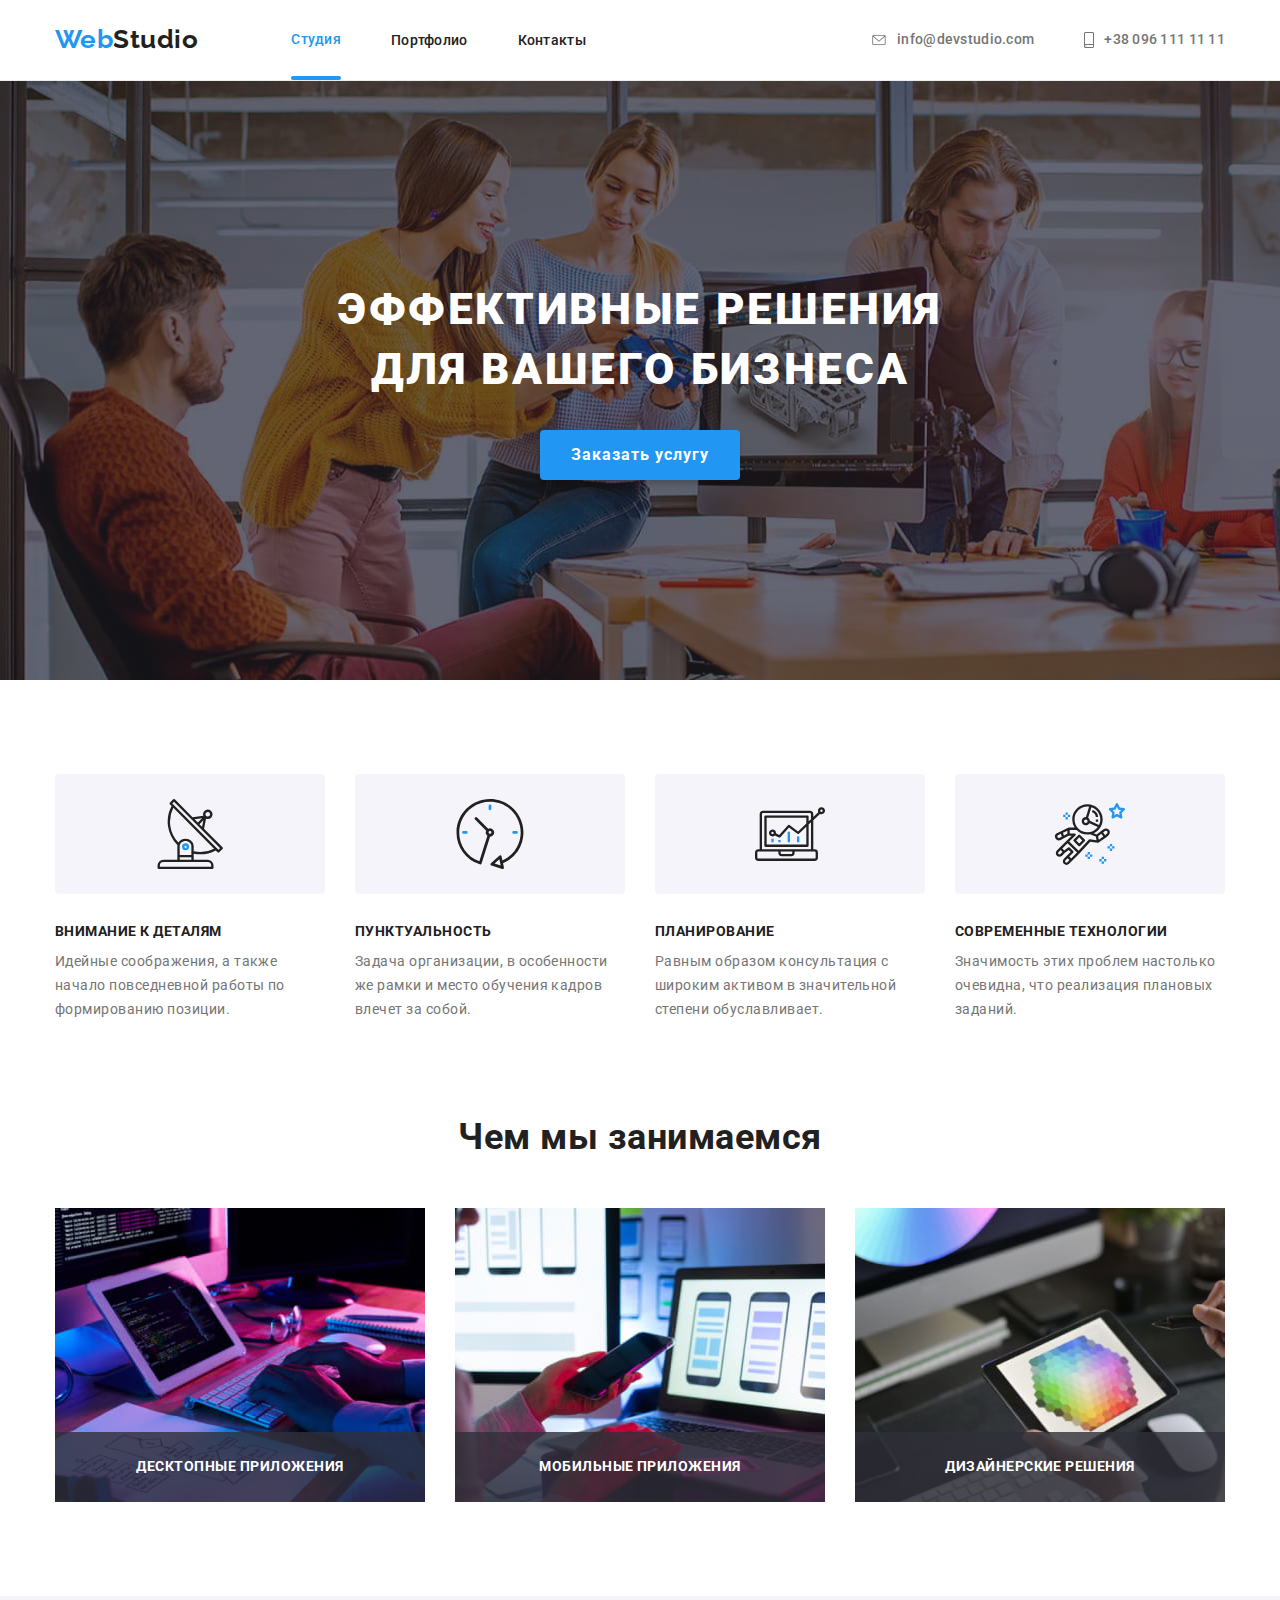
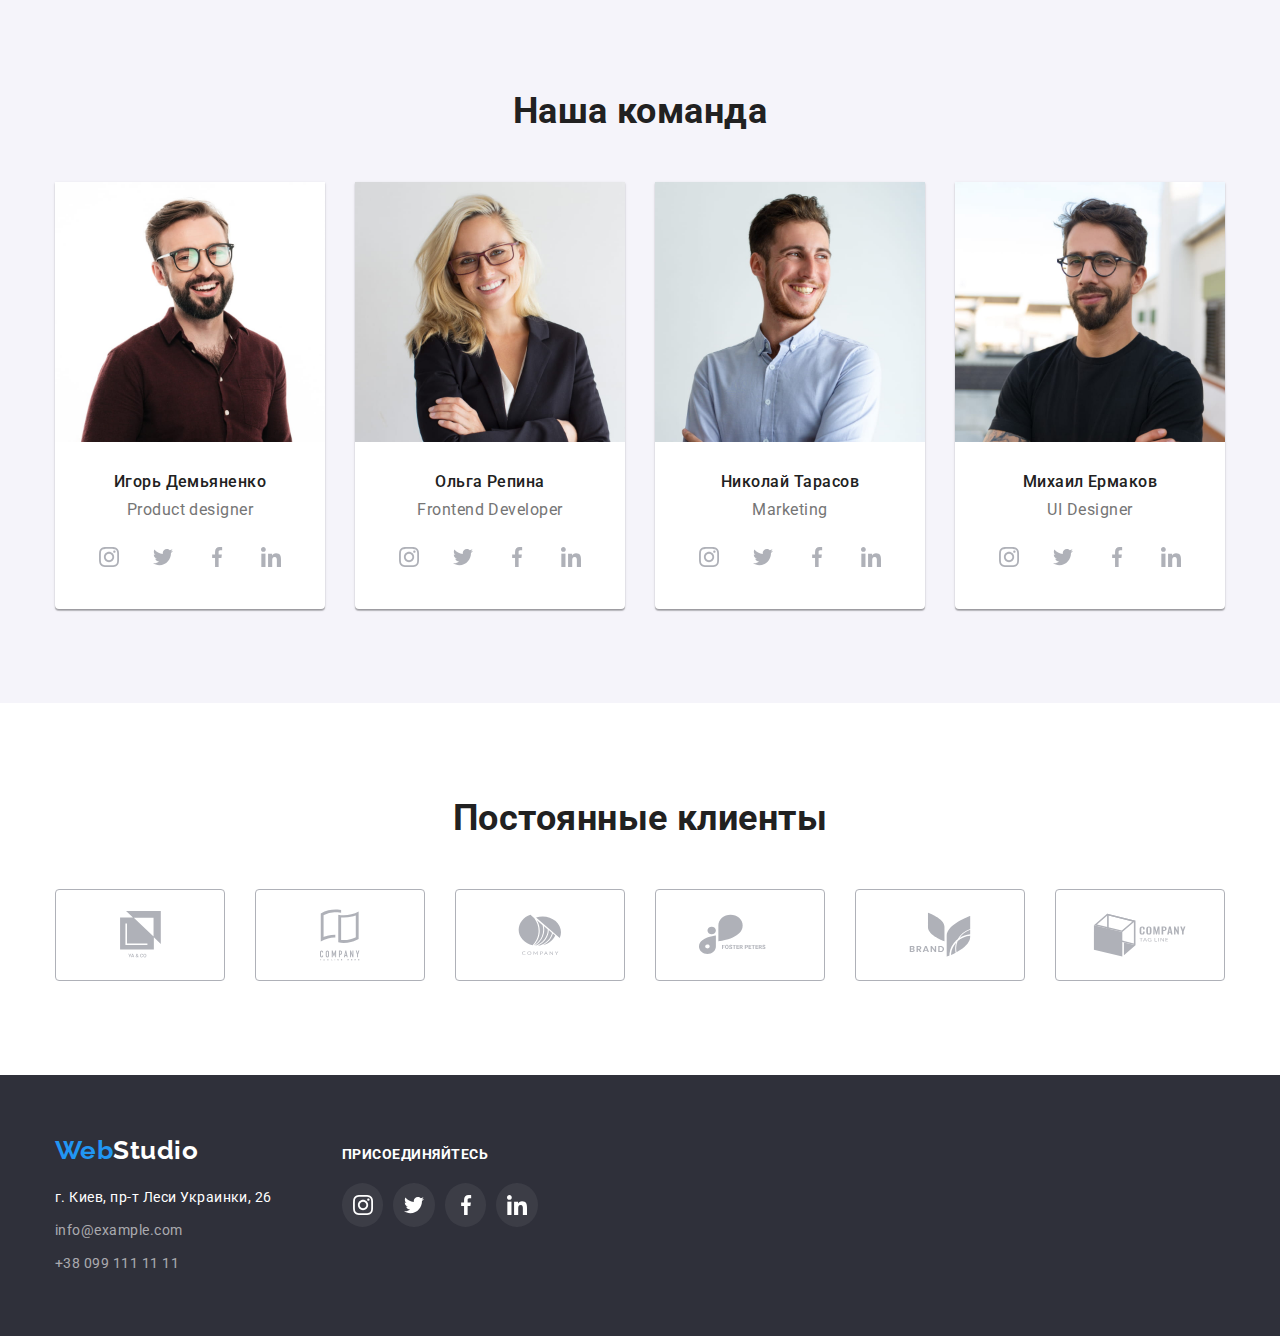
<file: index.html>
<!DOCTYPE html>
<html lang="ru">
  <head>
    <meta charset="UTF-8">
    <meta http-equiv="X-UA-Compatible" content="IE=edge">
    <meta name="viewport" content="width=device-width, initial-scale=1.0">
    <title>Web Studio</title>    
    <link rel="preconnect" href="https://fonts.googleapis.com">
    <link rel="preconnect" href="https://fonts.gstatic.com" crossorigin>
    <link
      href="https://fonts.googleapis.com/css2?family=Raleway:wght@700&family=Roboto:wght@400;500;700;900&display=swap"
      rel="stylesheet">
    <link rel="stylesheet" href="https://cdnjs.cloudflare.com/ajax/libs/modern-normalize/1.1.0/modern-normalize.min.css">
    <link rel="stylesheet" href="./css/styles.css">

  </head>

  <body>
    <!-- Header -->

    <header class="header">
      <div class="container">
        <div class="header-menu">
          <a class="logo link" href="./index.html"><span class="logo-accent">Web</span>Studio</a>
          <nav class="navigation">
            <ul class="list">
              <li><a class="nav-link current link" href="./index.html">Студия</a></li>
              <li><a class="nav-link link" href="./portfolio.html">Портфолио</a></li>
              <li><a class="nav-link link" href="">Контакты</a></li>
            </ul>
          </nav>
        </div>
      
          <ul class="list header-contacts">
            <li><a class="contacts link" href="mailto:info@devstudio.com"><svg class="icon" width="16" height="10">
              <use href="./images/sprite.svg#icon-envelope"></use>
            </svg>info@devstudio.com</a></li>
            <li><a class="contacts link" href="tel:+380961111111"><svg class="icon" width="10" height="16">
              <use href="./images/sprite.svg#icon-smartphone"></use>
            </svg>+38 096 111 11 11</a></li>
          </ul>
      </div>
    </header>

    <!-- Main -->

    <main>
      <!-- Блок-герой -->

      <div class="hero">
        <section>
          <h1 class="page-title">
            Эффективные решения <br>
            для вашего бизнеса
          </h1>

          <button class="button" type="button" data-modal-open>Заказать услугу</button>
        </section>
      </div>

      <!-- Наши преимущества -->

      <section class="section features">
        <div class="container"><h2 class="hidden">Наши преимущества</h2>
        
        <ul class="list">
          <li>
            <div class="icon-wrap">
              <svg class="icon" width="70" height="70">
                <use href="./images/sprite.svg#icon-attention-to-detail"></use>
              </svg>
            </div>
            <h3 class="subtitle">Внимание к деталям</h3>
            <p class="text">
              Идейные соображения, а также начало повседневной работы по формированию позиции.
            </p>
          </li>
        
          <li>
            <div class="icon-wrap">
              <svg class="icon" width="70" height="70">
                <use href="./images/sprite.svg#icon-punctuality"></use>
              </svg>
            </div>
            <h3 class="subtitle">Пунктуальность</h3>
            <p class="text">
              Задача организации, в особенности же рамки и место обучения кадров влечет за собой.
            </p>
          </li>
        
          <li>
            <div class="icon-wrap">
              <svg class="icon" width="70" height="70">
                <use href="./images/sprite.svg#icon-planning"></use>
              </svg>
            </div>
            <h3 class="subtitle">Планирование</h3>
            <p class="text">
              Равным образом консультация с широким активом в значительной степени обуславливает.
            </p>
          </li>
        
          <li>
            <div class="icon-wrap">
              <svg class="icon" width="70" height="70">
                <use href="./images/sprite.svg#icon-technologies"></use>
              </svg>
            </div>
            <h3 class="subtitle">Современные технологии</h3>
            <p class="text">
              Значимость этих проблем настолько очевидна, что реализация плановых заданий.
            </p>
          </li>
        </ul></div>
      </section>

      <!-- Чем мы занимаемся -->

      <section class="section specialization">
        <div class="container">
            <h2 class="section-title">Чем мы занимаемся</h2>
          
          <ul class="list">
            <li class="specialization-card">
              <div class="specialization-thumb">
                <img src="./images/web-development.jpg" alt="Разработка веб-сайтов. Рабочий стол с ПК, планшетом и блок-схемой."
                  width="370">
                  <div class="specialization-label">Десктопные приложения</div>
              </div>
            </li>
          
            <li class="specialization-card">
              <div class="specialization-thumb">
                <img src="./images/mobile-app-development.jpg"
                  alt="Разработка веб-сайтов и приложений для мобильных устройств. Смартфон и различные макеты мобильных версий сайта на ПК."
                  width="370">
                  <div class="specialization-label">Мобильные приложения</div>
              </div>
            </li>
          
            <li class="specialization-card">
              <div class="specialization-thumb">
                <img src="./images/design.jpg" alt="Дизайн. Выбор цвета из спектра на экране планшета." width="370">
                <div class="specialization-label">Дизайнерские решения</div>
              </div>
            </li>
          </ul>
        </div>
      </section>

      <!-- Наша команда -->

      <section class="section staff">
        <div class="container">
          <h2 class="section-title">Наша команда</h2>
          
          <ul class="list">
            <li class="staff-card">
              <img src="./images/team1.jpg" alt="фотография Игоря Демьяненко" width="270">
              <div class="staff-txt">
                <h3 class="subtitle">Игорь Демьяненко</h3>
                <p lang="en">Product designer</p>
              </div>
              <ul class="social-networks list">
                <li>
                  <a href="" class="social">
                    <svg class="icon" width="20" height="20">
                      <use href="./images/sprite.svg#icon-instagram"></use>
                    </svg>
                  </a>
                </li>
                <li>
                  <a href="" class="social">
                    <svg class="icon" width="20" height="20">
                      <use href="./images/sprite.svg#icon-twitter"></use>
                    </svg>
                  </a>
                </li>
                <li>
                  <a href="" class="social">
                    <svg class="icon" width="20" height="20">
                      <use href="./images/sprite.svg#icon-facebook"></use>
                    </svg>
                  </a>
                </li>
                <li>
                  <a href="" class="social">
                    <svg class="icon" width="20" height="20">
                      <use href="./images/sprite.svg#icon-linkedin"></use>
                    </svg>
                  </a>
                </li>
              </ul>
            </li>
          
            <li class="staff-card">
              <img src="./images/team2.jpg" alt="фотография Ольги Репиной" width="270">
              <div class="staff-txt">
                <h3 class="subtitle">Ольга Репина</h3>
                <p lang="en">Frontend Developer</p>
              </div>
                <ul class="social-networks list">
                <li>
                  <a href="" class="social">
                    <svg class="icon" width="20" height="20">
                      <use href="./images/sprite.svg#icon-instagram"></use>
                    </svg>
                  </a>
                </li>
                <li>
                  <a href="" class="social">
                    <svg class="icon" width="20" height="20">
                      <use href="./images/sprite.svg#icon-twitter"></use>
                    </svg>
                  </a>
                </li>
                <li>
                  <a href="" class="social">
                    <svg class="icon" width="20" height="20">
                      <use href="./images/sprite.svg#icon-facebook"></use>
                    </svg>
                  </a>
                </li>
                <li>
                  <a href="" class="social">
                    <svg class="icon" width="20" height="20">
                      <use href="./images/sprite.svg#icon-linkedin"></use>
                    </svg>
                  </a>
                </li>
              </ul>
            </li>
          
            <li class="staff-card">
              <img src="./images/team3.jpg" alt="фотография Николая Тарасова" width="270">
              <div class="staff-txt">
                <h3 class="subtitle">Николай Тарасов</h3>
                <p lang="en">Marketing</p>
              </div>
              <ul class="social-networks list">
                <li>
                  <a href="" class="social">
                    <svg class="icon" width="20" height="20">
                      <use href="./images/sprite.svg#icon-instagram"></use>
                    </svg>
                  </a>
                </li>
                <li>
                  <a href="" class="social">
                    <svg class="icon" width="20" height="20">
                      <use href="./images/sprite.svg#icon-twitter"></use>
                    </svg>
                  </a>
                </li>
                <li>
                  <a href="" class="social">
                    <svg class="icon" width="20" height="20">
                      <use href="./images/sprite.svg#icon-facebook"></use>
                    </svg>
                  </a>
                </li>
                <li>
                  <a href="" class="social">
                    <svg class="icon" width="20" height="20">
                      <use href="./images/sprite.svg#icon-linkedin"></use>
                    </svg>
                  </a>
                </li>
              </ul>
            </li>
          
            <li class="staff-card">
              <img src="./images/team4.jpg" alt="фотография Михаила Ермакова" width="270">
              <div class="staff-txt">
                <h3 class="subtitle">Михаил Ермаков</h3>
                <p lang="en">UI Designer</p>
              </div>
              <ul class="social-networks list">
                <li>
                  <a href="" class="social">
                    <svg class="icon" width="20" height="20">
                      <use href="./images/sprite.svg#icon-instagram"></use>
                    </svg>
                  </a>
                </li>
                <li>
                  <a href="" class="social">
                    <svg class="icon" width="20" height="20">
                      <use href="./images/sprite.svg#icon-twitter"></use>
                    </svg>
                  </a>
                </li>
                <li>
                  <a href="" class="social">
                    <svg class="icon" width="20" height="20">
                      <use href="./images/sprite.svg#icon-facebook"></use>
                    </svg>
                  </a>
                </li>
                <li>
                  <a href="" class="social">
                    <svg class="icon" width="20" height="20">
                      <use href="./images/sprite.svg#icon-linkedin"></use>
                    </svg>
                  </a>
                </li>
              </ul>
            </li>
          </ul>
        </div>
      </section>
      <section class="section clients">
        <div class="container">
          <h2 class="section-title">Постоянные клиенты</h2>
          <ul class="list">
            <li class="client-card">
              <a href="" class="client-link">
                <svg class="client-logo" width="41" height="46.7">
                  <use href="./images/sprite.svg#icon-client-logo-1"></use>
                </svg>
              </a>
            </li>
            <li class="client-card">
              <a href="" class="client-link">
                <svg class="client-logo" width="40" height="52">
                  <use href="./images/sprite.svg#icon-client-logo-2" ></use>
                </svg>
              </a>
            </li>
            <li class="client-card">
              <a href="" class="client-link">
                <svg class="client-logo" width="43.46" height="41.18">
                  <use href="./images/sprite.svg#icon-client-logo-3"></use>
                </svg>
              </a>
            </li>
            <li class="client-card">
              <a href="" class="client-link">
                <svg class="client-logo" width="84.44" height="40.62">
                  <use href="./images/sprite.svg#icon-client-logo-4"></use>
                </svg>
              </a>
            </li>
            <li class="client-card">
              <a href="" class="client-link">
                <svg class="client-logo" width="62.54" height="45.43">
                  <use href="./images/sprite.svg#icon-client-logo-5"></use>
                </svg>
              </a>
            </li>
            <li class="client-card">
              <a href="" class="client-link">
                <svg class="client-logo" width="93.79" height="43.93">
                  <use href="./images/sprite.svg#icon-client-logo-6"></use>
                </svg>
              </a>
            </li>
          </ul>
        </div>
      </section>
    </main>

    <!-- Footer -->

    <footer class="footer">
      <div class="container">
        <div class="address-wrap">
          <a class="logo link" href="./index.html"><span class="logo-accent">Web</span>Studio</a>
          
          <address class="address">
            г. Киев, пр-т Леси Украинки, 26 <br>
            <a class="contacts link" href="mailto:info@example.com">info@example.com</a><br>
            <a class="contacts link" href="tel:+380991111111">+38 099 111 11 11</a>
          </address>
        </div>
        <div class="join-wrap">
          <p class="subtitle">Присоединяйтесь</p>
          <ul class="social-networks list">
            <li>
              <a href="" class="social">
                <svg class="icon" width="20" height="20">
                  <use href="./images/sprite.svg#icon-instagram"></use>
                </svg>
              </a>
            </li>
            <li>
              <a href="" class="social">
                <svg class="icon" width="20" height="20">
                  <use href="./images/sprite.svg#icon-twitter"></use>
                </svg>
              </a>
            </li>
            <li>
              <a href="" class="social">
                <svg class="icon" width="20" height="20">
                  <use href="./images/sprite.svg#icon-facebook"></use>
                </svg>
              </a>
            </li>
            <li>
              <a href="" class="social">
                <svg class="icon" width="20" height="20">
                  <use href="./images/sprite.svg#icon-linkedin"></use>
                </svg>
              </a>
            </li>
          </ul>
        </div>
      </div>
    </footer>

    <!-- Modal -->

    <div class="backdrop is-hidden" data-modal>
      <div class="modal"><button class="button" type="button" data-modal-close><svg class="icon icon-close-modal" width="18" height="18">
        <use href="./images/sprite.svg#icon-close-modal"></use>
      </svg></button></div>
    </div>

    <!-- Script -->

    <script src="./js/modal.js"></script>
  </body>
</html>
</file>
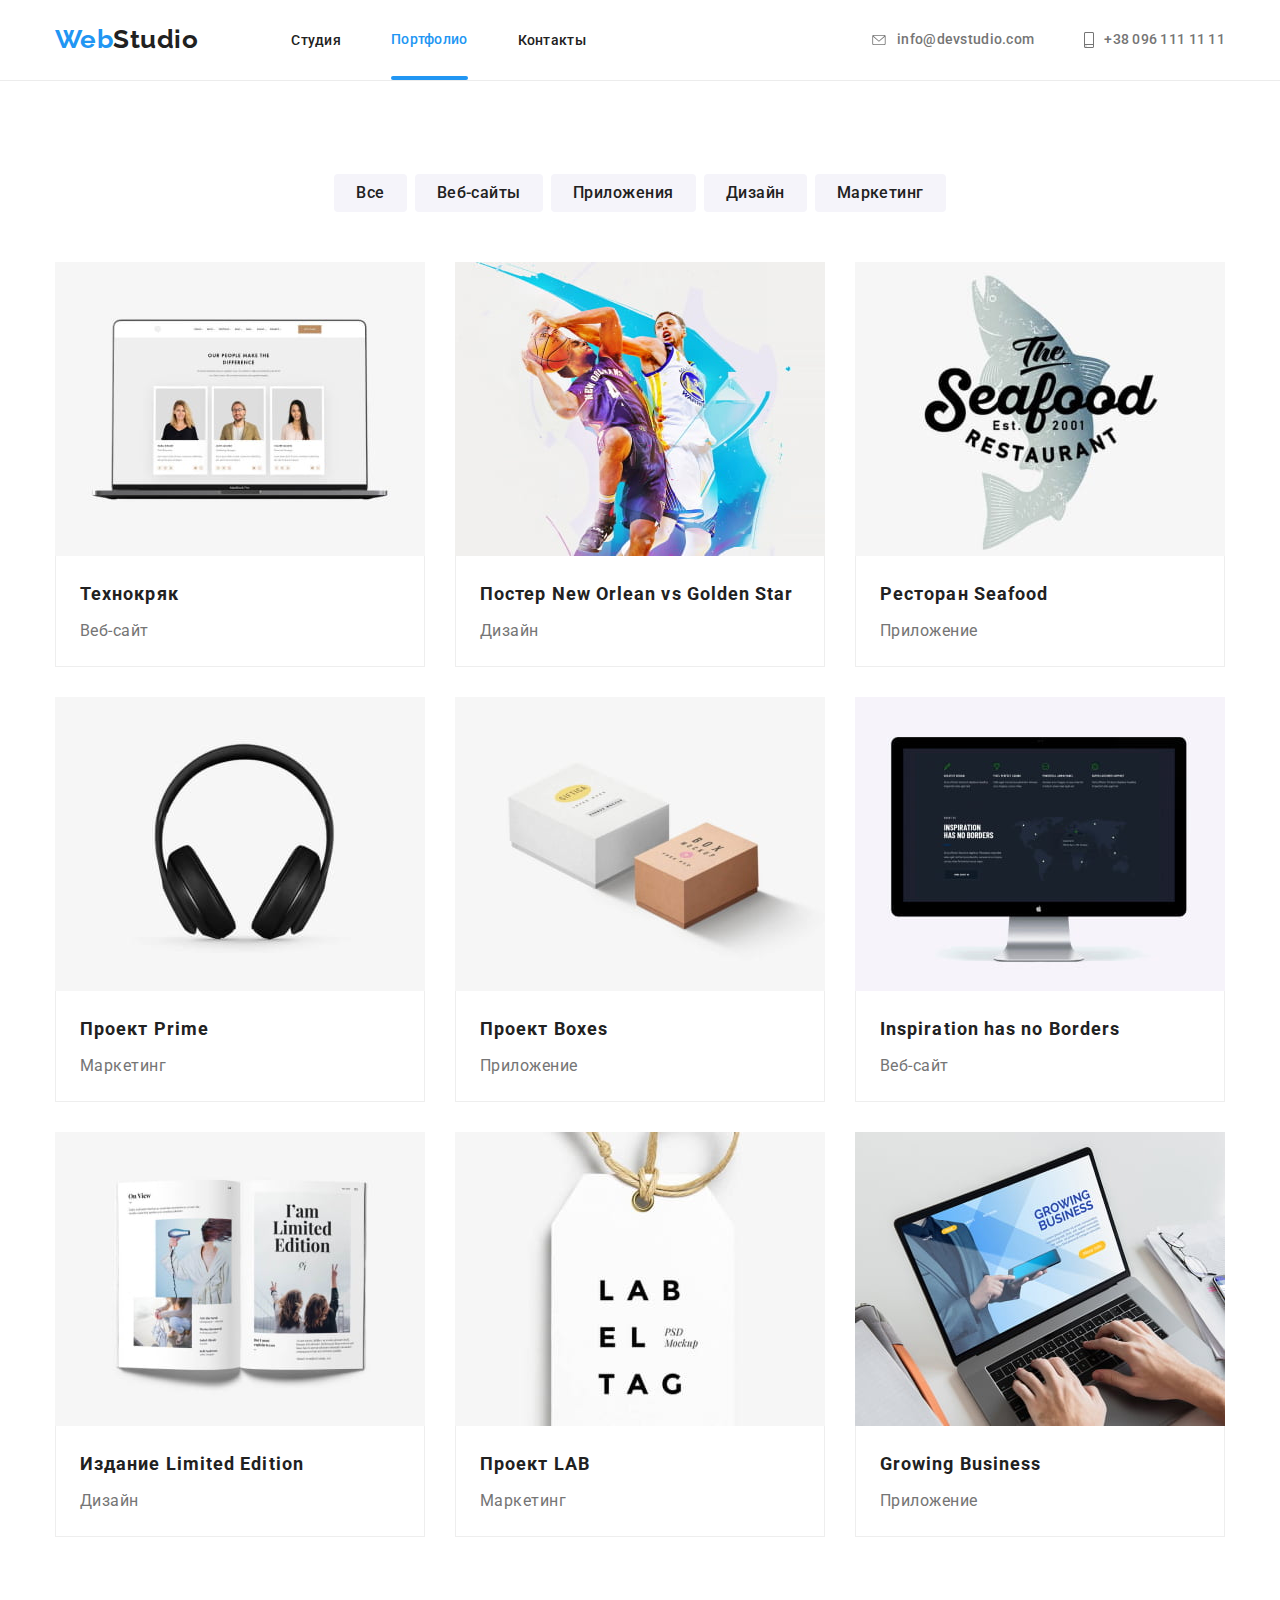
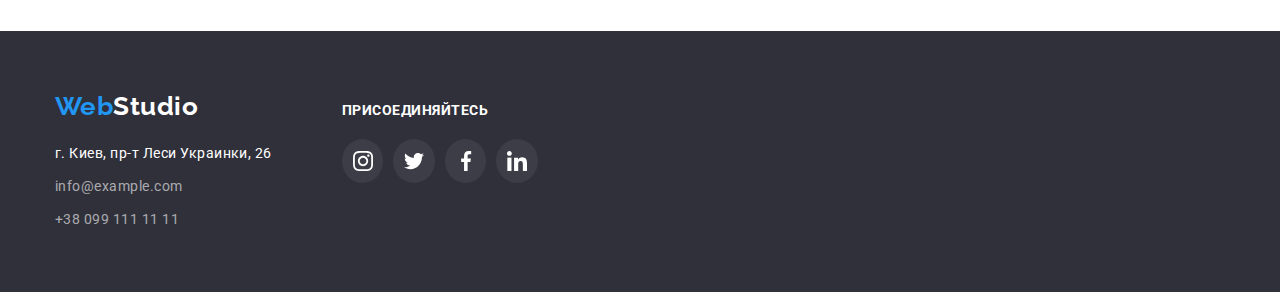
<file: portfolio.html>
<!DOCTYPE html>
<html lang="ru">
  <head>
    <meta charset="UTF-8" />
    <meta http-equiv="X-UA-Compatible" content="IE=edge" />
    <meta name="viewport" content="width=device-width, initial-scale=1.0" />
    <title>Web Studio</title>
    <link rel="preconnect" href="https://fonts.googleapis.com">
    <link rel="preconnect" href="https://fonts.gstatic.com" crossorigin>
    <link href="https://fonts.googleapis.com/css2?family=Raleway:wght@700&family=Roboto:wght@400;500;700;900&display=swap"
      rel="stylesheet">
    <link rel="stylesheet" href="https://cdnjs.cloudflare.com/ajax/libs/modern-normalize/1.1.0/modern-normalize.min.css">
    <link rel="stylesheet" href="./css/styles.css">
  </head>

  <body>
    <!-- Header -->

    <header class="header">
      <div class="container">
        <div class="header-menu">
          <a class="logo link" href="./index.html"><span class="logo-accent">Web</span>Studio</a>
          <nav class="navigation">
            <ul class="list">
              <li><a class="nav-link  link" href="./index.html">Студия</a></li>
              <li><a class="nav-link current link" href="./portfolio.html">Портфолио</a></li>
              <li><a class="nav-link link" href="">Контакты</a></li>
            </ul>
          </nav>
        </div>
    
        <ul class="list header-contacts">
          <li><a class="contacts link" href="mailto:info@devstudio.com"><svg class="icon" width="16" height="10">
                <use href="./images/sprite.svg#icon-envelope"></use>
              </svg>info@devstudio.com</a></li>
          <li><a class="contacts link" href="tel:+380961111111"><svg class="icon" width="10" height="16">
                <use href="./images/sprite.svg#icon-smartphone"></use>
              </svg>+38 096 111 11 11</a></li>
        </ul>
      </div>
    </header>

    <!-- Main -->

    <main>
      <section class="section">
        <div class="container">
          <h1 class="hidden">Наши проекты</h1>
          <ul class="list filters">
            <li><button class="button" type="button">Все</button></li>
            <li><button class="button" type="button">Веб-сайты</button></li>
            <li><button class="button" type="button">Приложения</button></li>
            <li><button class="button" type="button">Дизайн</button></li>
            <li><button class="button" type="button">Маркетинг</button></li>
          </ul>
          
          <ul class="list projects">

            <li class="projects-card">
              <a class="link" href="">
                <div class="projects-thumb">
                  <img src="./images/portfolio/technokryak.jpg" alt="Главная страница сайта компании 'Технокряк'." width="370">
                  <div class="projects-overlay">                                        
                    Ресурс предлагает комплексные предложения с разным уровнем функционала и сервисов. Все это позволит посетителю получить
                    исчерпывающие сведения о компании или частном лице.
                  </div>
                </div>
                <div class="projects-txt">
                  <h2 class="subtitle">Технокряк</h2>
                  <p>Веб-сайт</p>
                </div>
              </a>
            </li>
          
            <li class="projects-card">
              <a class="link" href="">
                <div class="projects-thumb">
                  <img src="./images/portfolio/new-orlean-vs-golden-star.jpg"
                    alt="Игрок команды по баскетболу Golden Star пытается помешать игроку New Orlean забросить мяч." width="370" />
                    <div class="projects-overlay">
                      Ресурс предлагает комплексные предложения с разным уровнем функционала и сервисов. Все это позволит посетителю
                      получить
                      исчерпывающие сведения о компании или частном лице.
                    </div>
                </div>
                <div class="projects-txt">
                  <h2 class="subtitle">Постер <span lang="en">New Orlean vs Golden Star</span></h2>
                  <p>Дизайн</p>
                </div>
              </a>
            </li>
          
            <li class="projects-card">
              <a class="link" href="">
                <div class="projects-thumb">
                  <img src="./images/portfolio/seafood.jpg"
                    alt="Логотип ресторана морепродуктов, название и дата открытия на фоне изображения рыбы." width="370" />
                    <div class="projects-overlay">
                      Ресурс предлагает комплексные предложения с разным уровнем функционала и сервисов. Все это позволит посетителю
                      получить
                      исчерпывающие сведения о компании или частном лице.
                    </div>
                </div>
                <div class="projects-txt">
                  <h2 class="subtitle">Ресторан <span lang="en">Seafood</span></h2>
                  <p>Приложение</p>
                </div>
              </a>
            </li>
          
            <li class="projects-card">
              <a class="link" href="">
                <div class="projects-thumb">
                  <img src="./images/portfolio/prime.jpg" alt="Фото накладных наушников." width="370" />
                  <div class="projects-overlay">
                    Ресурс предлагает комплексные предложения с разным уровнем функционала и сервисов. Все это позволит посетителю
                    получить
                    исчерпывающие сведения о компании или частном лице.
                  </div>
                </div>
                <div class="projects-txt">
                  <h2 class="subtitle">Проект <span lang="en">Prime</span></h2>
                  <p>Маркетинг</p>
                </div>
              </a>
            </li>
          
            <li class="projects-card">
              <a class="link" href="">
                <div class="projects-thumb">
                  <img src="./images/portfolio/boxes.jpg" alt="Две коробки различного цвета и размера." width="370" />
                  <div class="projects-overlay">
                    Ресурс предлагает комплексные предложения с разным уровнем функционала и сервисов. Все это позволит посетителю
                    получить
                    исчерпывающие сведения о компании или частном лице.
                  </div>
                </div>
                <div class="projects-txt">
                  <h2 class="subtitle">Проект <span lang="en">Boxes</span></h2>
                  <p>Приложение</p>
                </div>
              </a>
            </li>
          
            <li class="projects-card">
              <a class="link" href="">
                <div class="projects-thumb">
                  <img src="./images/portfolio/inspiration.jpg" alt="Главная страница сайта 'Вдохновение без границ'" width="370" />
                  <div class="projects-overlay">
                    Ресурс предлагает комплексные предложения с разным уровнем функционала и сервисов. Все это позволит посетителю
                    получить
                    исчерпывающие сведения о компании или частном лице.
                  </div>
                </div>
                <div class="projects-txt">
                  <h2 class="subtitle" lang="en">Inspiration has no Borders</h2>
                  <p>Веб-сайт</p>
                </div>
              </a>
            </li>
          
            <li class="projects-card">
              <a class="link" href="">
                <div class="projects-thumb">
                  <img src="./images/portfolio/limited-edition.jpg" alt="Фото разворота журнала Limited Edition" width="370" />
                  <div class="projects-overlay">
                    Ресурс предлагает комплексные предложения с разным уровнем функционала и сервисов. Все это позволит посетителю
                    получить
                    исчерпывающие сведения о компании или частном лице.
                  </div>
                </div>
                <div class="projects-txt">
                  <h2 class="subtitle">Издание <span lang="en">Limited Edition</span></h2>
                  <p>Дизайн</p>
                </div>
              </a>
            </li>
          
            <li class="projects-card">
              <a class="link" href="">
                <div class="projects-thumb">
                  <img src="./images/portfolio/lab.jpg" alt="Фото бирки с текстом 'Label tag'" width="370" />
                  <div class="projects-overlay">
                    Ресурс предлагает комплексные предложения с разным уровнем функционала и сервисов. Все это позволит посетителю
                    получить
                    исчерпывающие сведения о компании или частном лице.
                  </div>
                </div>
                <div class="projects-txt">
                  <h2 class="subtitle">Проект <span lang="en">LAB</span></h2>
                  <p>Маркетинг</p>
                </div>
              </a>
            </li>
          
            <li class="projects-card">
              <a class="link" href="">
                <div class="projects-thumb">
                  <img src="./images/portfolio/growing-business.jpg" alt="Фото главной страницы приложения на экране ноутбука"
                    width="370" />
                    <div class="projects-overlay">
                      Ресурс предлагает комплексные предложения с разным уровнем функционала и сервисов. Все это позволит посетителю
                      получить
                      исчерпывающие сведения о компании или частном лице.
                    </div>
                </div>
                <div class="projects-txt">
                  <h2 class="subtitle" lang="en">Growing Business</h2>
                  <p>Приложение</p>
                </div>
              </a>
            </li>
          </ul>
        </div>
      </section>
    </main>

    <!-- Footer -->

    <footer class="footer">
      <div class="container">
        <div class="address-wrap">
          <a class="logo link" href="./index.html"><span class="logo-accent">Web</span>Studio</a>
    
          <address class="address">
            г. Киев, пр-т Леси Украинки, 26 <br>
            <a class="contacts link" href="mailto:info@example.com">info@example.com</a><br>
            <a class="contacts link" href="tel:+380991111111">+38 099 111 11 11</a>
          </address>
        </div>
        <div class="join-wrap">
          <p class="subtitle">Присоединяйтесь</p>
          <ul class="social-networks list">
            <li>
              <a href="" class="social">
                <svg class="icon" width="20" height="20">
                  <use href="./images/sprite.svg#icon-instagram"></use>
                </svg>
              </a>
            </li>
            <li>
              <a href="" class="social">
                <svg class="icon" width="20" height="20">
                  <use href="./images/sprite.svg#icon-twitter"></use>
                </svg>
              </a>
            </li>
            <li>
              <a href="" class="social">
                <svg class="icon" width="20" height="20">
                  <use href="./images/sprite.svg#icon-facebook"></use>
                </svg>
              </a>
            </li>
            <li>
              <a href="" class="social">
                <svg class="icon" width="20" height="20">
                  <use href="./images/sprite.svg#icon-linkedin"></use>
                </svg>
              </a>
            </li>
          </ul>
        </div>
      </div>
    </footer>
  </body>
</html>
</file>
<file: css/styles.css>
/* ------------Global styles and vars------------ */

:root {
    --main-bg-color: #ffffff;
    --section-bg-color: #f5f4fa;
    --footer-bg-color: #2f303a;
    --icon-color: #afb1b8;
    --accent-color: #2196f3;

    --title-txt-color: #212121;
    --txt-color: #757575;
    --sec-txt-color: #ffffff;

    --border-r: 4px;
    --section-pad: 94px;
    --card-interval: 30px;
    --neg-card-interval: -30px;
}

body {    
    font-family: 'Roboto', sans-serif;
    font-size: 16px;
    letter-spacing: 0.03em;

    color: var(--txt-color);
    background-color: var(--main-bg-c);
}

h1, h2, h3, h4, h5, h6, p {
    margin-top: 0;
    margin-bottom: 0;
}

img {
    display: block;
    max-width: 100%;
    height: auto;
}

.hidden {

    position: absolute;
    width: 1px;
    height: 1px;
    margin: -1px;
    border: 0;
    padding: 0;
    white-space: nowrap;
    clip-path: inset(100%);
    clip: rect(0, 0, 0, 0);
    overflow: hidden;
}

.is-hidden {
    opacity: 0;
    visibility: hidden;
    pointer-events: none;
}

.no-scroll {
    margin-right: 17px;
    overflow: hidden;
}

.link {
    text-decoration: none;
    color: inherit;
}

.list {
    list-style: none;
    margin: 0;
    padding: 0;
}

.container {
    max-width: 1200px;
    margin: 0 auto;
    padding: 0 15px;
}

main {
    padding-top: 80px;
}

.no-scroll main {
    padding-top: 0;
}
/* ------------Animation------------ */

@keyframes appear {
    0% {
        transform: translateY(4px);
    }

    100% {
        transform: translateY(0%);
    }
}

/* ------------Modal------------ */
.backdrop {
    position: fixed;
    top: 0;
    left: 0;
    z-index: 2;
    width: 100vw;
    height: 100vh;

    display: flex;

    background-color: #00000033;
    /* backdrop-filter: brightness(.8) grayscale(.1); */
    transition:  opacity 250ms cubic-bezier(.4, 0, .2, 1), visibility 250ms cubic-bezier(.4, 0, .2, 1);
}

.modal {
    margin: auto;
    width: 528px;
    min-height: 581px; 

    box-shadow: 0px 1px 3px rgba(0, 0, 0, 0.12), 0px 1px 1px rgba(0, 0, 0, 0.14), 0px 2px 1px rgba(0, 0, 0, 0.2);
    border-radius: var(--border-r);
    background-color: var(--main-bg-color);

    transform: scale(1);
    transition: transform 250ms cubic-bezier(.4, 0, .2, 1);
}

.backdrop.is-hidden .modal {
    transform: scale(.1);
}


/* ------------Header------------ */

.header {
    position: fixed;
    z-index: 1;
    width: 100%;
    background-color: var(--main-bg-color);
    border-bottom: 1px solid #ececec;
}

body.no-scroll .header {
    position: static;
}

.header .container, .header-menu, .header .list {
    display: flex;
    align-items: center;
}

.header li:not(li:last-child){
    margin-right: 50px;
}

.nav-link,
.header .contacts {
    padding: 32px 0;
    
    font-weight: 500;
    font-size: 14px;
    line-height: 1.14;
    letter-spacing: 0.02em;
}

.header .contacts {
    display: flex;
}

.header .logo {
    display: block;

    margin-right: 93px;
    padding: 24px 0;
}

.logo {
    font-family: 'Raleway', sans-serif;
    font-weight: 700;
    font-size: 26px;
    line-height: 1.2;

    color: var(--title-txt-color);
}

.logo-accent,
.nav-link.current {
    color: var(--accent-color);
}

.nav-link.current {
    position: relative;
    display: block;
    overflow: hidden;
}

.current::after {
    content: "";
    position: absolute;
    bottom: 0;
    display: block;
    width: 100%;
    height: 4px;
    background-color: var(--accent-color);
    border-radius: var(--border-r);
    
    animation: appear 250ms ease-out;
}


.nav-link {
    color: var(--title-txt-color);

    transition: color 250ms cubic-bezier(.4, 0, .2, 1);
}

.contacts {
    transition: color 250ms cubic-bezier(.4, 0, .2, 1);
}

.header-contacts {
    margin-left: auto;
}

.header-contacts .icon {
    margin-right: 10px;
    align-self: center;
    fill:currentColor;
    
}

/* ------------Hero------------ */

.hero {
    max-width: 1600px;
    margin: 0 auto;
    padding: 200px 0;
    text-align: center;

    background-color: var(--footer-bg-color);
    background-image: linear-gradient(rgba(47, 48, 58, 0.4), rgba(47, 48, 58, 0.4)), url(../images/hero-bg.jpg);
}

.page-title {
    margin-bottom: 30px;

    font-weight: 900;
    font-size: 44px;
    line-height: 1.36;
    letter-spacing: 0.06em;
    text-transform: uppercase;
    
    color: var(--sec-txt-color);
}

/* ------------Buttons------------ */
.button {
    border: none;
    border-radius: var(--border-r);

    cursor: pointer;

    font-family: inherit;
}

.hero .button {
    min-width: 200px;
    min-height: 50px;

    padding: 10px;

    font-weight: 700;
    font-size: 16px;
    line-height: 1.88;
    letter-spacing: 0.06em;

    box-shadow: 0px 4px 4px rgba(0, 0, 0, 0.15);
    color: var(--sec-txt-color);
    background-color: var(--accent-color);

    transition: background-color 250ms cubic-bezier(.4, 0, .2, 1);
}

.hero .button:hover,
.hero .button:focus {
    background-color: #188ce8;
    outline: none;
}

.filters .button {
    padding: 6px 22px;

    font-weight: 500;
    font-size: 16px;
    line-height: 1.62;
    letter-spacing: inherit;

    color: var(--title-txt-color);
    background-color: var(--section-bg-color);

    transition: background-color 250ms cubic-bezier(.4, 0, .2, 1), box-shadow 250ms cubic-bezier(.4, 0, .2, 1);;
}

.filters .button{
    margin-right: 8px;
}

.filters .button:hover,
.filters .button:focus {
    color: var(--sec-txt-color);
    background-color: var(--accent-color);
    outline: none;
    box-shadow: 0px 3px 1px rgba(0, 0, 0, 0.1), 0px 1px 2px rgba(0, 0, 0, 0.08), 0px 2px 2px rgba(0, 0, 0, 0.12);
}

.modal .button {
    position: absolute;
    top: 8px;
    right: 8px;
    display: flex;
    justify-content: center;
    align-items: center;
    width: 30px;
    height: 30px;

    border: 1px solid #0000001a;
    border-radius: 50%;
    fill: #000000;
    background-color: var(--main-bg-color);
}

/* ------------Headings------------ */
.section-title {
    margin-bottom: 50px;
    
    text-align: center;
    font-size: 36px;
    line-height: 1.17;

    color: var(--title-txt-color);
}

.subtitle {
    margin-bottom: 10px;

    color: var(--title-txt-color);
}

.features .subtitle, .join-wrap .subtitle {
    font-size: 14px;
    line-height: 1.14;
    text-transform: uppercase;
}

.staff .subtitle {
    font-size: 16px;
    line-height: 1.19;
    font-weight: 500;
}

.projects .subtitle {
    margin-bottom: 4px;

    font-size: 18px;
    line-height: 2;
    letter-spacing: 0.06em;
}

.join-wrap .subtitle {
    margin-bottom: 20px;
    
    font-weight: 700;
    color: var(--sec-txt-color);
}

/* ------------Content------------ */

.section:not(.features) {
    padding: var(--section-pad) 0;
}

/* ------------Features------------ */

.features {
    padding-top: var(--section-pad);
    
}
.features .list {
    display: flex;
    margin-right: var(--neg-card-interval);
}

.features li{
    flex-basis: calc((100% - 120px)/4);
    margin-right: var(--card-interval);
}

.features .icon-wrap {
    display: flex;
    justify-content: center;
    align-items: center;

    padding: 25px 0;
    margin-bottom: var(--card-interval);
    
    border-radius: var(--border-r);
    background-color: var(--section-bg-color);
}

.features .text {
    font-size: 14px;
    line-height: 1.71;
}

/* ------------Specialization------------ */

.specialization .list {
    display: flex;
    margin-right: var(--neg-card-interval);
}

.specialization-card {
    flex-basis: calc((100%-90px)/3);
    margin-right: var(--card-interval);
}

.specialization-thumb {
    position: relative;
}

.specialization-label {
    position: absolute;
    bottom: 0;
    width: 100%;

    padding: 27px 15px;

    font-weight: 700;
    font-size: 14px;
    line-height: 1.14;
    text-align: center;
    text-transform: uppercase;

    background-color: #2f303acc;
    color: var(--sec-txt-color);
}

/* ------------Staff------------ */

.staff {
    background-color: var(--section-bg-color);
}

.staff .list {
    display: flex;
    margin-right: var(--neg-card-interval);
}

.staff-card {
    flex-basis: calc((100%-120px)/4);
    margin-right: var(--card-interval);

    background-color: var(--main-bg-color);
    box-shadow: 0px 1px 3px rgba(0, 0, 0, 0.12), 0px 1px 1px rgba(0, 0, 0, 0.14), 0px 2px 1px rgba(0, 0, 0, 0.2);
    border-bottom-right-radius: var(--border-r);
    border-bottom-left-radius: var(--border-r);
}

.staff-txt {
    padding: 30px 15px 15px;
    text-align: center;
}

.staff p {
    line-height: 1.18;
}

.social-networks {
    display: flex;
    width: 100%;
    padding: 0 32px 30px;
    justify-content: space-between;
}

.social-networks li {
    width: 44px;
    height: 44px;
}

.social {
    display: flex;
    width: 100%;
    height: 100%;
    justify-content: center;
    align-items: center;
    
    border-radius: 50%;
    color: var(--icon-color);
    fill: currentColor;

    transition: background-color 250ms cubic-bezier(.4, 0, .2, 1), color 250ms cubic-bezier(0.4, 0, 0.2, 1);
}

a.social:hover,
a.social:focus {
    background-color: var(--accent-color);
    color: var(--sec-txt-color);
    outline: none;
}

/* ------------Clients------------ */
.clients .list {
    display: flex;
    margin-right: var(--neg-card-interval);
}

.client-card {
    display: flex;
    flex-basis: calc(100%/6);
    margin-right: var(--card-interval);
}

.client-link {
    display: flex;
    justify-content: center;
    align-items: center;
    width: 100%;

    padding: 19px;
    color: var(--icon-color);
    border: 1px solid currentColor;
    border-radius: var(--border-r);

    transition: color 250ms cubic-bezier(.4, 0, .2, 1);
}

.client-link:hover,
.client-link:focus{
    color: var(--accent-color);
    outline: none;
}

.client-logo {
    display: block;
    fill: currentColor;
}

/* ------------Portfolio------------ */

.filters {
    display: flex;
    justify-content: center;
    margin-right: -8px;
    margin-bottom: 50px;
}

.projects{
    display: flex;
    flex-wrap: wrap;

    margin: 0 var(--neg-card-interval) var(--neg-card-interval) 0;
}

.projects-card {
    flex-basis: calc((100% - 90px)/3);
    min-width: 370px;
    margin: 0 var(--card-interval) var(--card-interval) 0;
}

.projects-thumb {
    position: relative;
    overflow: hidden;
}

.projects-overlay {
    position: absolute;
    top: 100%;
    width: 100%;
    height: 100%;
    padding: 63px 24px;
    
    font-size: 18px;
    line-height: 1.56;

    background-color: #2196f3e6;
    color: #ffffff;
    
    transition: transform 250ms cubic-bezier(.4, 0, .2, 1);
}

.projects-card .link {
    display: block;
    transition: box-shadow 250ms cubic-bezier(.4, 0, .2, 1);

}

.projects-card .link:hover,
.projects-card .link:focus{
    box-shadow: 0px 1px 1px rgba(0, 0, 0, 0.12), 0px 4px 4px rgba(0, 0, 0, 0.06), 1px 4px 6px rgba(0, 0, 0, 0.16);
    outline: none;
}

.projects-card .link:hover .projects-overlay,
.projects-card .link:focus .projects-overlay {
    transform: translateY(-100%);

}

.projects-txt {
    padding: 20px 24px;
    border: solid 1px #eeeeee;
    border-top: none;
}

.projects-txt p {
    line-height: 1.88;  
}

/* ------------Footer------------ */

.footer {
    padding: 60px 0;

    background-color: var(--footer-bg-color);
}

.footer .container {
    display: flex;
    align-items: baseline;
}

.footer .logo {
    display: block;
    margin-bottom: 20px;
    
    color: var(--sec-txt-color);
}

.address-wrap {
    margin-right: 70px;
}

.address {
    font-style: normal;
    font-size: 14px;
    line-height: 1.71;

    color: var(--sec-txt-color);
}

.footer .contacts {
    display: inline-block;
    margin-top: 9px;

    color: rgba(255, 255, 255, 0.6);
}

.footer .social-networks {
    padding: 0;
    margin-right: -10px;
}

.footer .social-networks li {
    margin-right: 10px;
}
.footer .social {
    background-color: #ffffff10;
    color: var(--sec-txt-color);
}

.nav-link:hover,
.nav-link:focus,
.contacts:hover,
.contacts:focus {
    color: var(--accent-color);
    outline: none;
}
</file>
